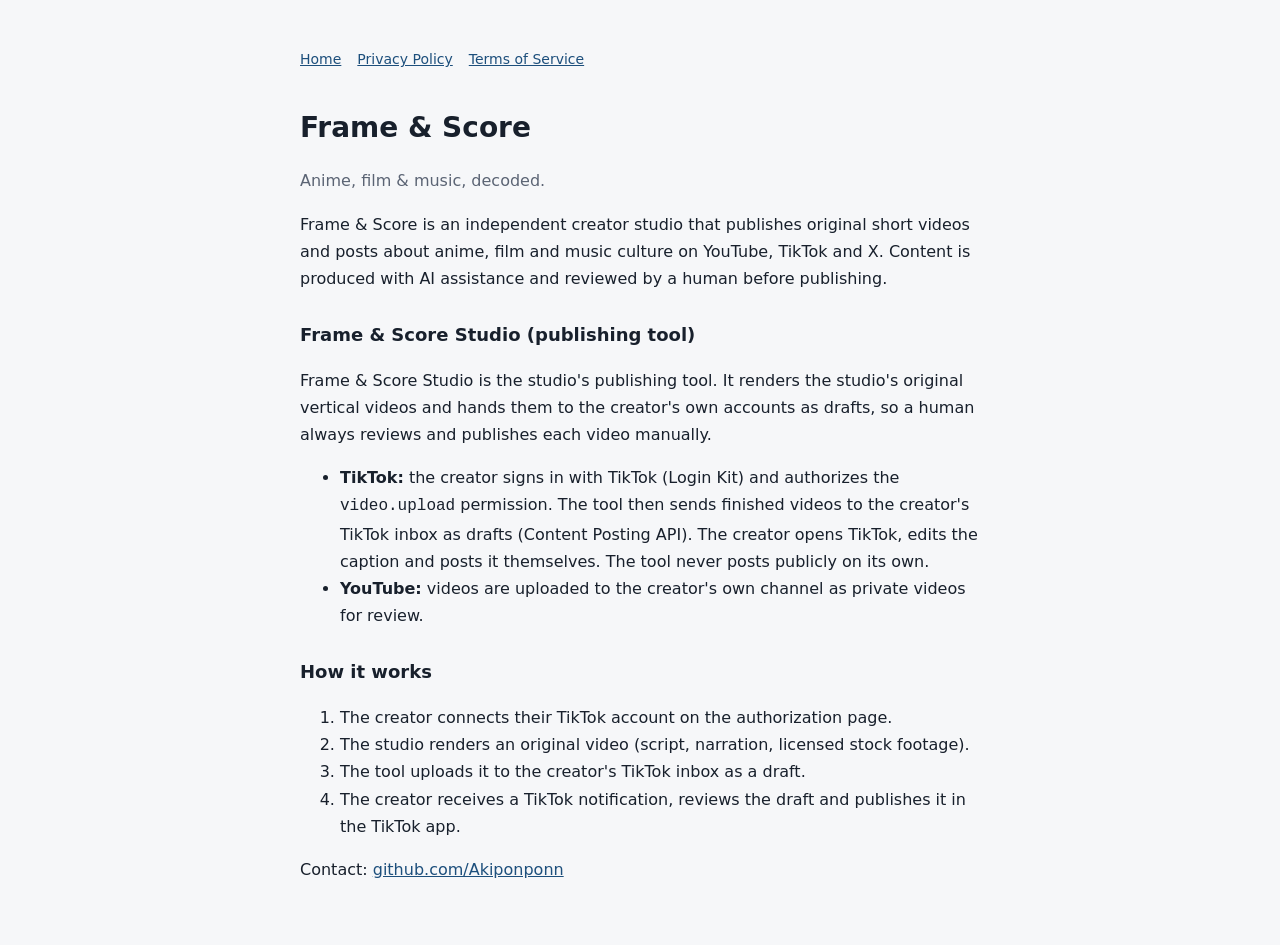
<file: index.html>
<!doctype html><html lang="en"><head><meta charset="utf-8"><meta name="viewport" content="width=device-width,initial-scale=1"><title>Frame &amp; Score</title><link rel="stylesheet" href="style.css"></head>
<body><main>
<nav><a href="./">Home</a><a href="privacy.html">Privacy Policy</a><a href="terms.html">Terms of Service</a></nav>
<h1>Frame &amp; Score</h1>
<p class="muted">Anime, film &amp; music, decoded.</p>
<p>Frame &amp; Score is an independent creator studio that publishes original short videos and posts about anime, film and music culture on YouTube, TikTok and X. Content is produced with AI assistance and reviewed by a human before publishing.</p>
<h2>Frame &amp; Score Studio (publishing tool)</h2>
<p>Frame &amp; Score Studio is the studio's publishing tool. It renders the studio's original vertical videos and hands them to the creator's own accounts as drafts, so a human always reviews and publishes each video manually.</p>
<ul>
<li><b>TikTok:</b> the creator signs in with TikTok (Login Kit) and authorizes the <code>video.upload</code> permission. The tool then sends finished videos to the creator's TikTok inbox as drafts (Content Posting API). The creator opens TikTok, edits the caption and posts it themselves. The tool never posts publicly on its own.</li>
<li><b>YouTube:</b> videos are uploaded to the creator's own channel as private videos for review.</li>
</ul>
<h2>How it works</h2>
<ol>
<li>The creator connects their TikTok account on the authorization page.</li>
<li>The studio renders an original video (script, narration, licensed stock footage).</li>
<li>The tool uploads it to the creator's TikTok inbox as a draft.</li>
<li>The creator receives a TikTok notification, reviews the draft and publishes it in the TikTok app.</li>
</ol>
<p>Contact: <a href="https://github.com/Akiponponn">github.com/Akiponponn</a></p>
</main></body></html>
</file>
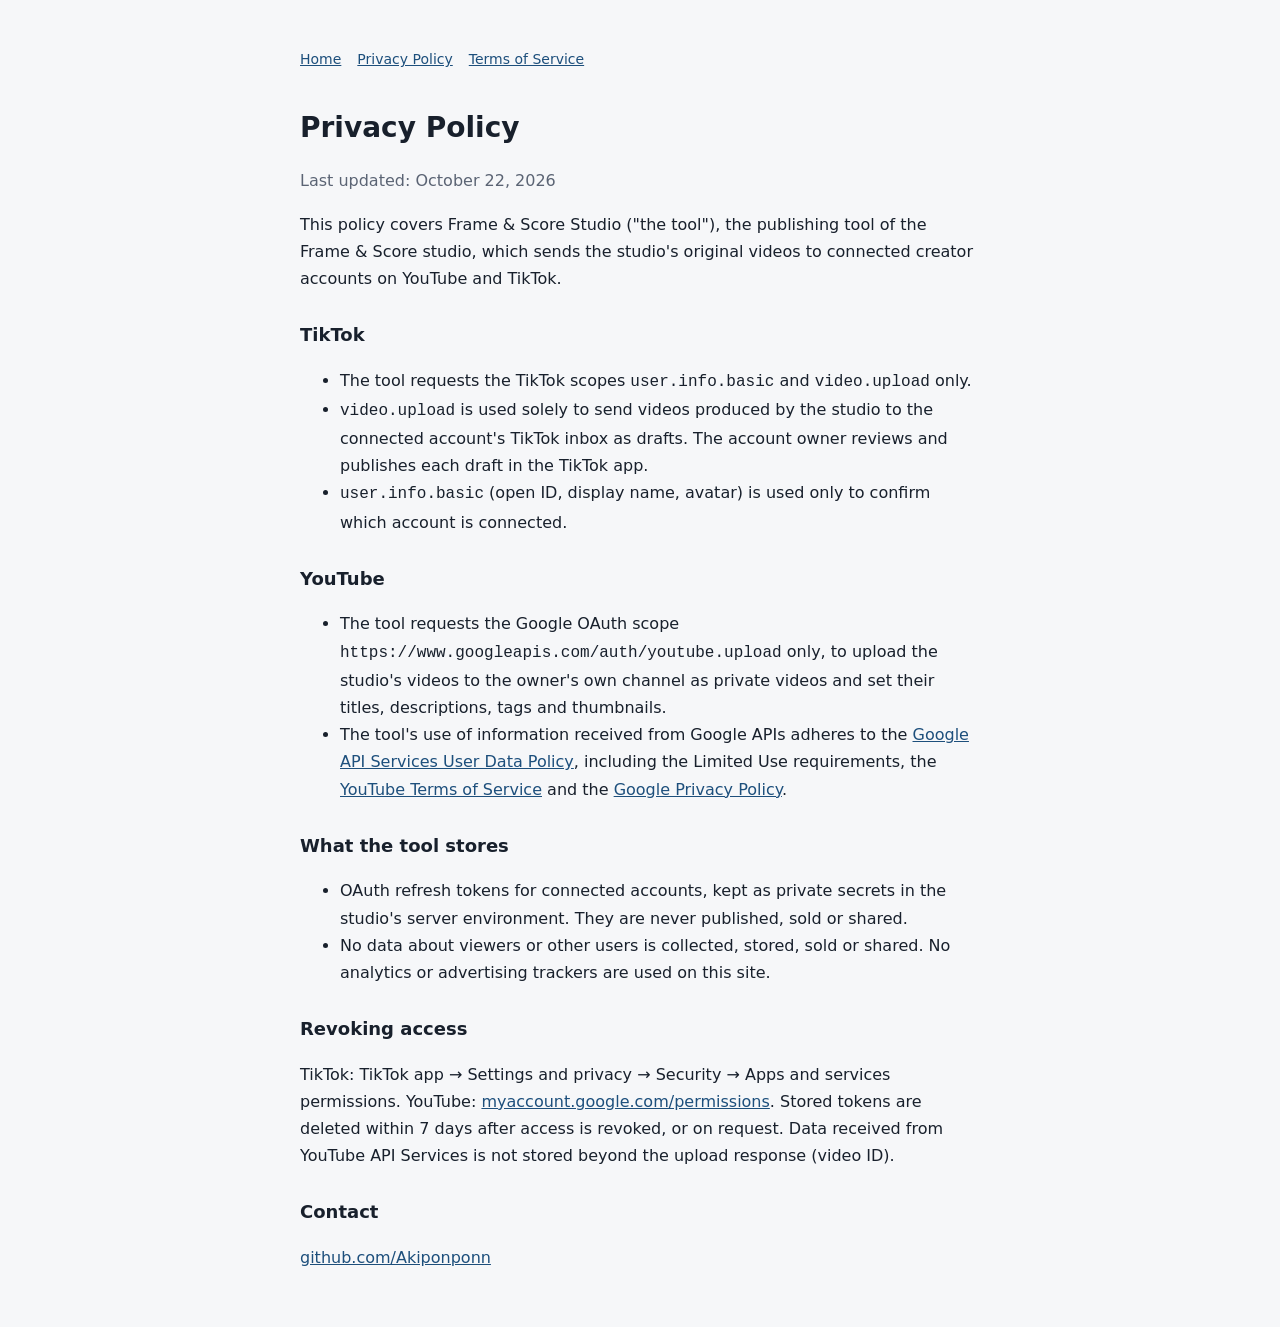
<file: privacy.html>
<!doctype html><html lang="en"><head><meta charset="utf-8"><meta name="viewport" content="width=device-width,initial-scale=1"><title>Privacy Policy - Frame &amp; Score</title><link rel="stylesheet" href="style.css"></head>
<body><main>
<nav><a href="./">Home</a><a href="privacy.html">Privacy Policy</a><a href="terms.html">Terms of Service</a></nav>
<h1>Privacy Policy</h1>
<p class="muted">Last updated: October 22, 2026</p>
<p>This policy covers Frame &amp; Score Studio ("the tool"), the publishing tool of the Frame &amp; Score studio, which sends the studio's original videos to connected creator accounts on YouTube and TikTok.</p>
<h2>TikTok</h2>
<ul><li>The tool requests the TikTok scopes <code>user.info.basic</code> and <code>video.upload</code> only.</li>
<li><code>video.upload</code> is used solely to send videos produced by the studio to the connected account's TikTok inbox as drafts. The account owner reviews and publishes each draft in the TikTok app.</li>
<li><code>user.info.basic</code> (open ID, display name, avatar) is used only to confirm which account is connected.</li></ul>
<h2>YouTube</h2>
<ul><li>The tool requests the Google OAuth scope <code>https://www.googleapis.com/auth/youtube.upload</code> only, to upload the studio's videos to the owner's own channel as private videos and set their titles, descriptions, tags and thumbnails.</li>
<li>The tool's use of information received from Google APIs adheres to the <a href="https://developers.google.com/terms/api-services-user-data-policy">Google API Services User Data Policy</a>, including the Limited Use requirements, the <a href="https://www.youtube.com/t/terms">YouTube Terms of Service</a> and the <a href="https://policies.google.com/privacy">Google Privacy Policy</a>.</li></ul>
<h2>What the tool stores</h2>
<ul><li>OAuth refresh tokens for connected accounts, kept as private secrets in the studio's server environment. They are never published, sold or shared.</li>
<li>No data about viewers or other users is collected, stored, sold or shared. No analytics or advertising trackers are used on this site.</li></ul>
<h2>Revoking access</h2>
<p>TikTok: TikTok app &rarr; Settings and privacy &rarr; Security &rarr; Apps and services permissions. YouTube: <a href="https://myaccount.google.com/permissions">myaccount.google.com/permissions</a>. Stored tokens are deleted within 7 days after access is revoked, or on request. Data received from YouTube API Services is not stored beyond the upload response (video ID).</p>
<h2>Contact</h2>
<p><a href="https://github.com/Akiponponn">github.com/Akiponponn</a></p>
</main></body></html>
</file>
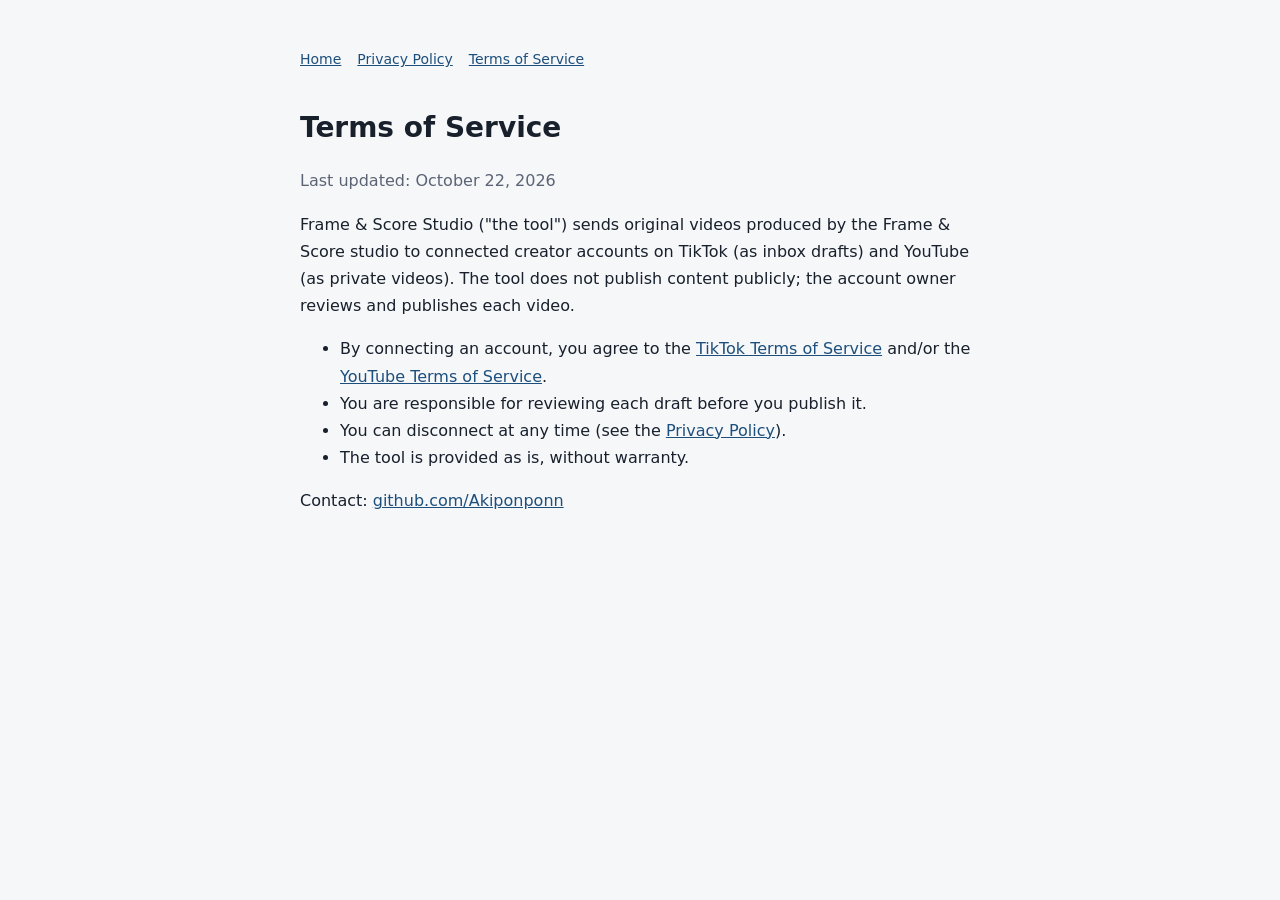
<file: terms.html>
<!doctype html><html lang="en"><head><meta charset="utf-8"><meta name="viewport" content="width=device-width,initial-scale=1"><title>Terms of Service - Frame &amp; Score</title><link rel="stylesheet" href="style.css"></head>
<body><main>
<nav><a href="./">Home</a><a href="privacy.html">Privacy Policy</a><a href="terms.html">Terms of Service</a></nav>
<h1>Terms of Service</h1>
<p class="muted">Last updated: October 22, 2026</p>
<p>Frame &amp; Score Studio ("the tool") sends original videos produced by the Frame &amp; Score studio to connected creator accounts on TikTok (as inbox drafts) and YouTube (as private videos). The tool does not publish content publicly; the account owner reviews and publishes each video.</p>
<ul><li>By connecting an account, you agree to the <a href="https://www.tiktok.com/legal/terms-of-service">TikTok Terms of Service</a> and/or the <a href="https://www.youtube.com/t/terms">YouTube Terms of Service</a>.</li>
<li>You are responsible for reviewing each draft before you publish it.</li>
<li>You can disconnect at any time (see the <a href="privacy.html">Privacy Policy</a>).</li>
<li>The tool is provided as is, without warranty.</li></ul>
<p>Contact: <a href="https://github.com/Akiponponn">github.com/Akiponponn</a></p>
</main></body></html>
</file>
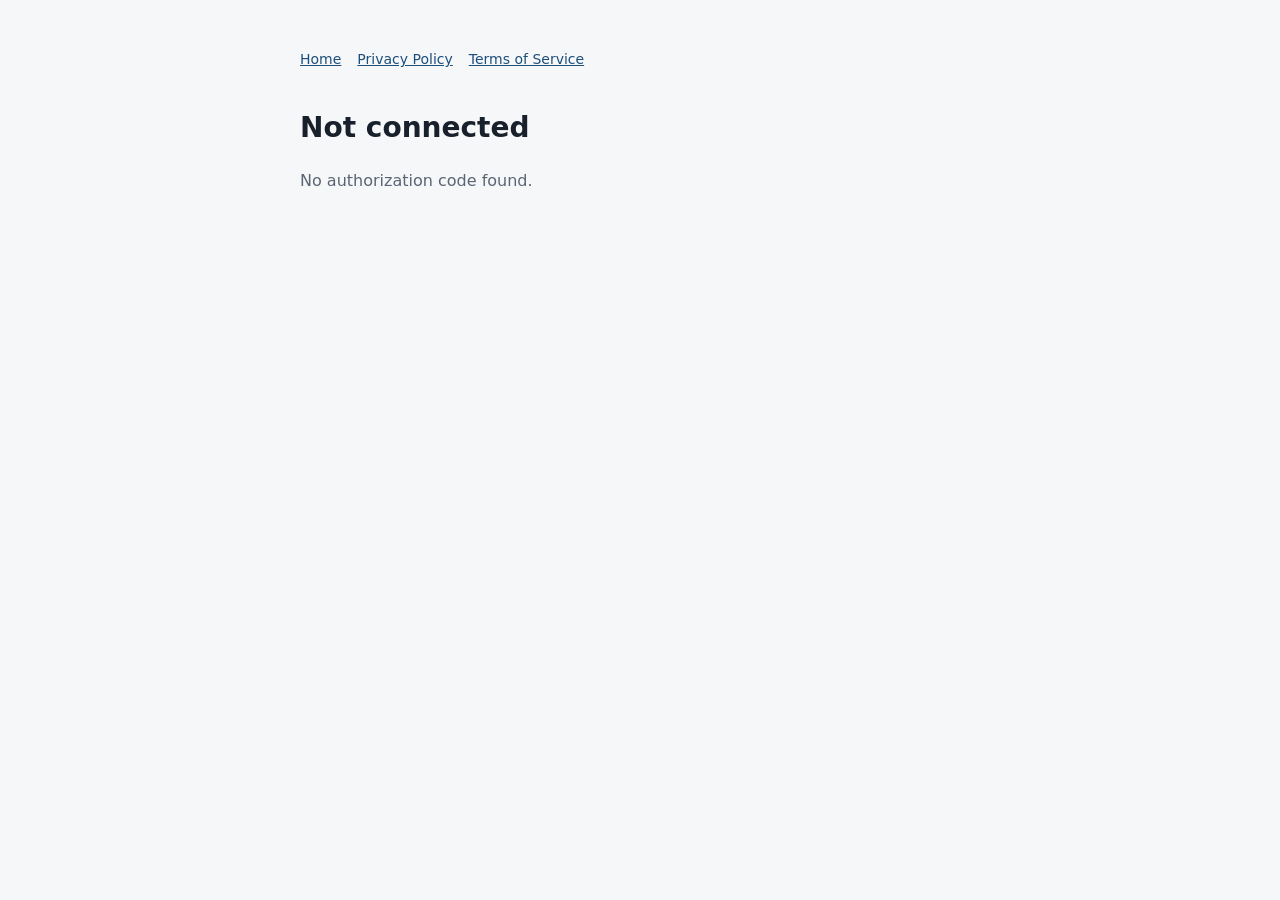
<file: tiktok-callback.html>
<!doctype html><html lang="en"><head><meta charset="utf-8"><meta name="viewport" content="width=device-width,initial-scale=1"><meta name="robots" content="noindex"><title>TikTok Connected - Frame &amp; Score</title><link rel="stylesheet" href="style.css"></head>
<body><main>
<nav><a href="./">Home</a><a href="privacy.html">Privacy Policy</a><a href="terms.html">Terms of Service</a></nav>
<h1 id="h">Connecting TikTok&hellip;</h1>
<p id="msg" class="muted"></p>
<pre id="url" style="white-space:pre-wrap;word-break:break-all;display:none"></pre>
<button id="copy" style="display:none">Copy</button>
<script>
const q = new URLSearchParams(location.search), h = document.getElementById("h"), m = document.getElementById("msg");
if (q.get("code")) {
  h.textContent = "TikTok account connected";
  m.textContent = "Copy this full URL and paste it into the Frame & Score Studio setup window. It expires in a few minutes.";
  const u = document.getElementById("url"), b = document.getElementById("copy");
  u.textContent = location.href; u.style.display = b.style.display = "block";
  b.onclick = () => navigator.clipboard.writeText(location.href).then(() => b.textContent = "Copied");
} else {
  h.textContent = "Not connected";
  m.textContent = q.get("error") ? "TikTok returned: " + q.get("error") + " " + (q.get("error_description") || "") : "No authorization code found.";
}
</script>
</main></body></html>
</file>
<file: style.css>
:root{--bg:#f6f7f9;--fg:#18202c;--muted:#5b6474;--accent:#1d4f7c}
@media (prefers-color-scheme:dark){:root{--bg:#0f141c;--fg:#e6eaf0;--muted:#9aa4b4;--accent:#86b4e3}}
body{margin:0;background:var(--bg);color:var(--fg);font:16px/1.7 system-ui,-apple-system,"Segoe UI",sans-serif;padding:48px max(16px,env(safe-area-inset-left))}
main{max-width:680px;margin:0 auto}
h1{font-size:28px;margin:0 0 8px}h2{font-size:18px;margin:28px 0 6px}
p,li{color:var(--fg)}.muted{color:var(--muted)}a{color:var(--accent)}
nav{display:flex;gap:16px;margin-bottom:32px;font-size:14px}
</file>
